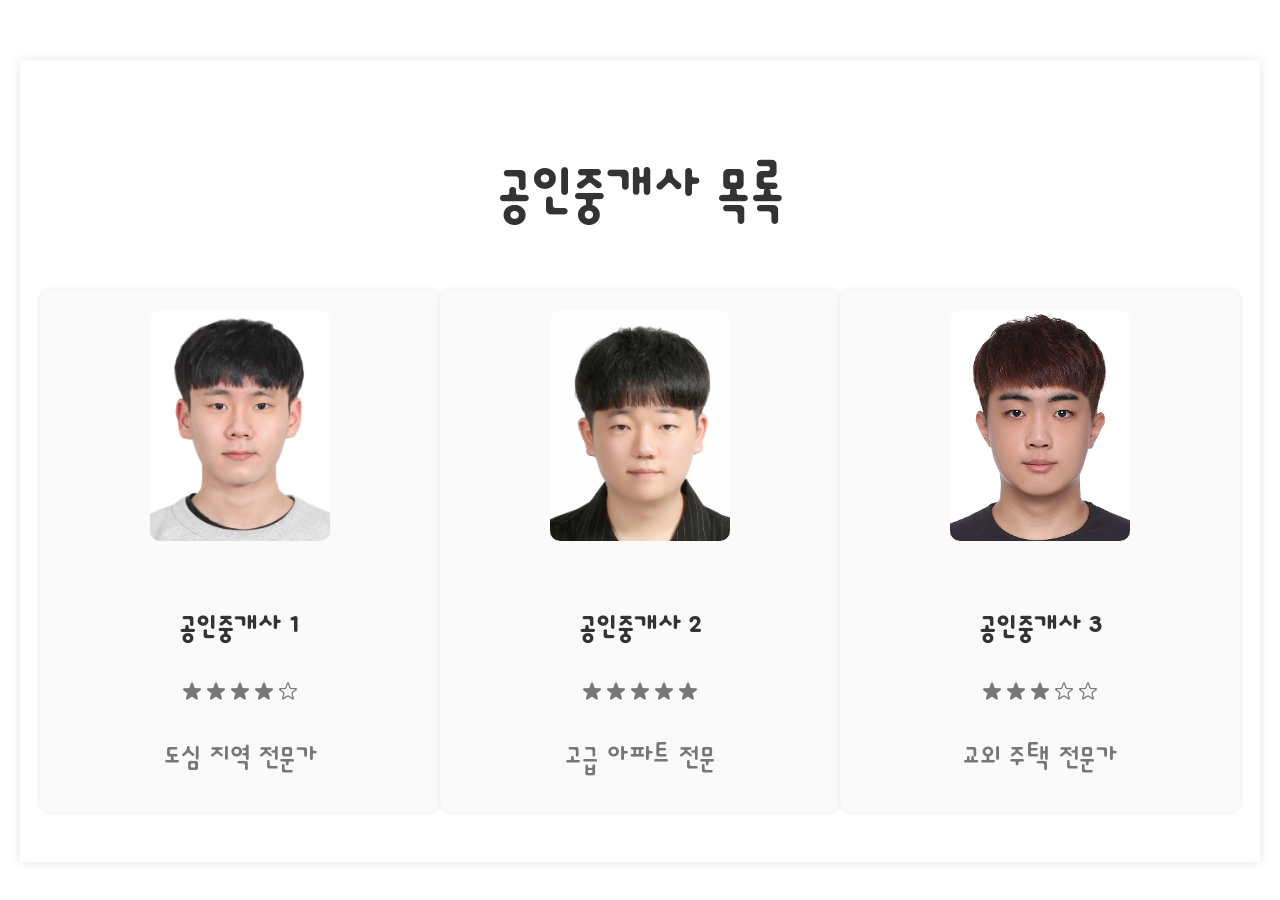
<file: index.html>
<!DOCTYPE html>
<html lang="ko">
<head>
    <meta charset="UTF-8">
    <meta name="viewport" content="width=device-width, initial-scale=1.0">
    <title>공인중개사 목록</title>
    <link rel="stylesheet" href="/Project.GongBang/css/main.css">
    <link rel="preconnect" href="https://fonts.googleapis.com">
    <link rel="preconnect" href="https://fonts.gstatic.com" crossorigin>
    <link href="https://fonts.googleapis.com/css2?family=Dongle&display=swap" rel="stylesheet">
</head>
<body>
    <div id="banner">
    </div>
    <div id="first_box_img">
        <script src="https://cdn.lordicon.com/lordicon.js"></script>
        <lord-icon
        src="https://cdn.lordicon.com/qeltvbrs.json"
        trigger="hover"
        stroke="bold"
        style="width:350px;height:250px">
    </lord-icon>
    </div>
    <div class="container">
        <h1>공인중개사 목록</h1>
        <div class="agent-list">
            <div class="agent">
                <a href="/Project.GongBang/html/junghyun/hyun_room.html">
                    <img src="/Project.GongBang/img/main/Junhyun.png" alt="공인중개사 1">
                    <div class="info">
                        <h2>공인중개사 1</h2>
                        <p>★★★★☆</p>
                        <p>도심 지역 전문가</p>
                    </div>
                </a>
            </div>
            <div class="agent">
                <a href="/Project.GongBang/html/teahwa/tae_room.html">
                    <img src="/Project.GongBang/img/main/Taehwa.png" alt="공인중개사 2">
                    <div class="info">
                        <h2>공인중개사 2</h2>
                        <p>★★★★★</p>
                        <p>고급 아파트 전문</p>
                    </div>
                </a>
            </div>
            <div class="agent">
                <a href="/Project.GongBang/html/wonhyuk/won_room.html">
                    <img src="/Project.GongBang/img/main/Wonhyuk.jpg" alt="공인중개사 3">
                    <div class="info">
                        <h2>공인중개사 3</h2>
                        <p>★★★☆☆</p>
                        <p>교외 주택 전문가</p>
                    </div>
                </a>
            </div>
        </div>
    </div>
</body>
</html>
</file>
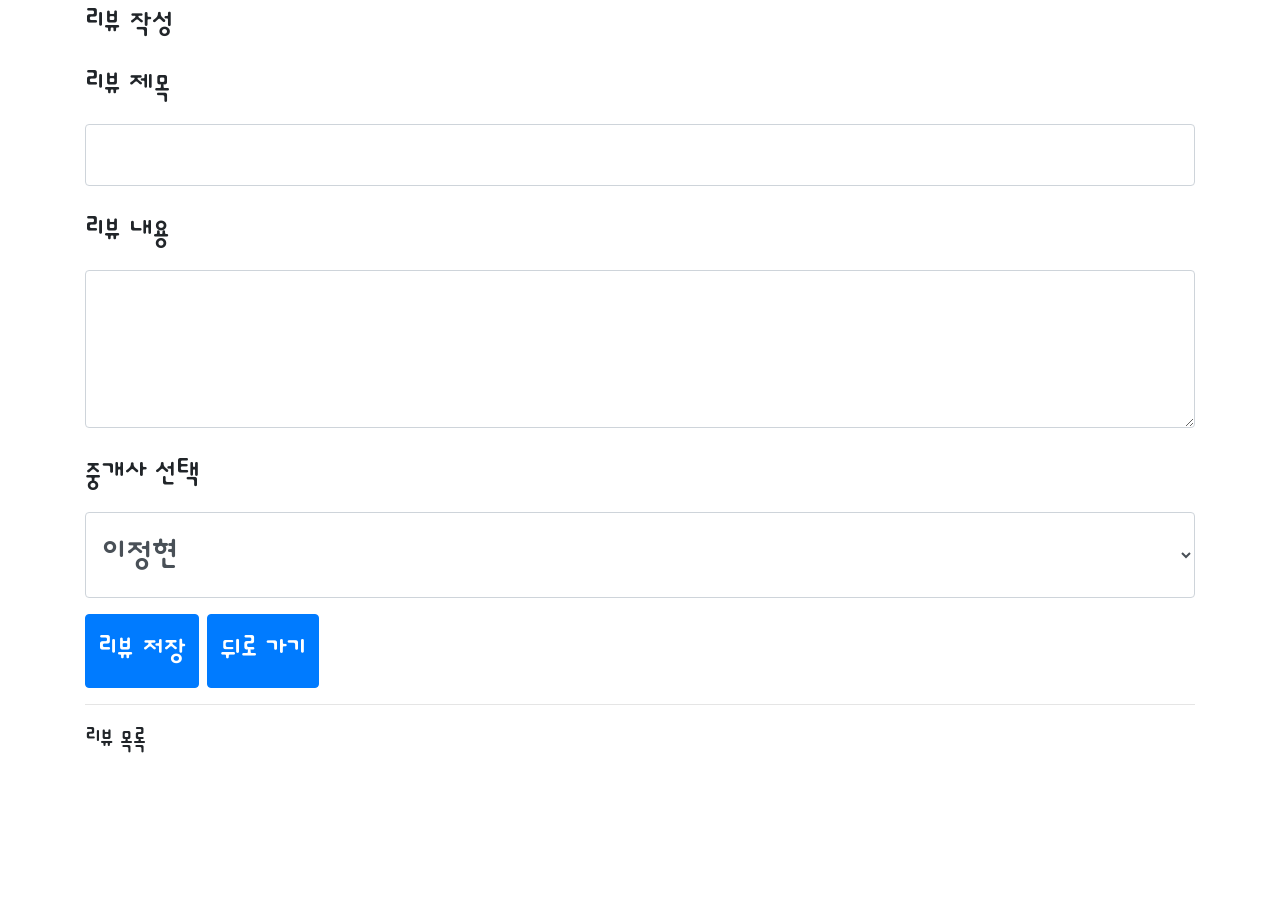
<file: Project.GongBang/html/review.html>
<!DOCTYPE html>
<html lang="ko">
<head>
    <meta charset="UTF-8">
    <meta name="viewport" content="width=device-width, initial-scale=1.0">
    <title>리뷰 페이지</title>
    <link rel="stylesheet" href="https://stackpath.bootstrapcdn.com/bootstrap/4.5.2/css/bootstrap.min.css">
    <link rel="preconnect" href="https://fonts.googleapis.com">
    <link rel="preconnect" href="https://fonts.gstatic.com" crossorigin>
    <link href="https://fonts.googleapis.com/css2?family=Dongle&display=swap" rel="stylesheet">
    <link rel="stylesheet" href="/Project.GongBang/css/review.css">
</head>
<body>
    <div class="container">
        <h1>리뷰 작성</h1>
        <form id="reviewForm">
            <div class="form-group">
                <label for="reviewTitle">리뷰 제목</label>
                <input type="text" class="form-control" id="reviewTitle" required>
            </div>
            <div class="form-group">
                <label for="reviewContent">리뷰 내용</label>
                <textarea class="form-control" id="reviewContent" rows="3" required></textarea>
            </div>
            <div class="form-group">
                <label for="agentSelect">중개사 선택</label>
                <select class="form-control" id="agentSelect" required>
                    <option value="이정현">이정현</option>
                    <option value="김태화">김태화</option>
                    <option value="최원혁">최원혁</option>
                </select>
            </div>
            <button type="submit" class="btn btn-primary">리뷰 저장</button>
            <button class="btn btn-primary" onclick="goback()">뒤로 가기</button>
        </form>
        <hr>
        <h2>리뷰 목록</h2>
        <div class="list-group" id="reviewList"></div>
    </div>

    <div class="modal fade" id="reviewModal" tabindex="-1" role="dialog" aria-labelledby="reviewModalLabel" aria-hidden="true">
        <div class="modal-dialog" role="document">
            <div class="modal-content">
                <div class="modal-header">
                    <h5 class="modal-title" id="reviewModalLabel">리뷰 제목</h5>
                    <button type="button" class="close" data-dismiss="modal" aria-label="Close">
                        <span aria-hidden="true">&times;</span>
                    </button>
                </div>
                <div class="modal-body">
                    <p id="modalReviewContent"></p>
                    <p class="text-muted" id="modalReviewAgent"></p>
                </div>
                <div class="modal-footer">
                    <button type="button" class="btn btn-secondary" data-dismiss="modal">닫기</button>
                </div>
            </div>
        </div>
    </div>

    <script src="https://code.jquery.com/jquery-3.3.1.slim.min.js"></script>
    <script src="https://stackpath.bootstrapcdn.com/bootstrap/4.3.1/js/bootstrap.min.js"></script>
    <script src="/Project.GongBang/js/review.js"></script>
</body>
</html>
</file>
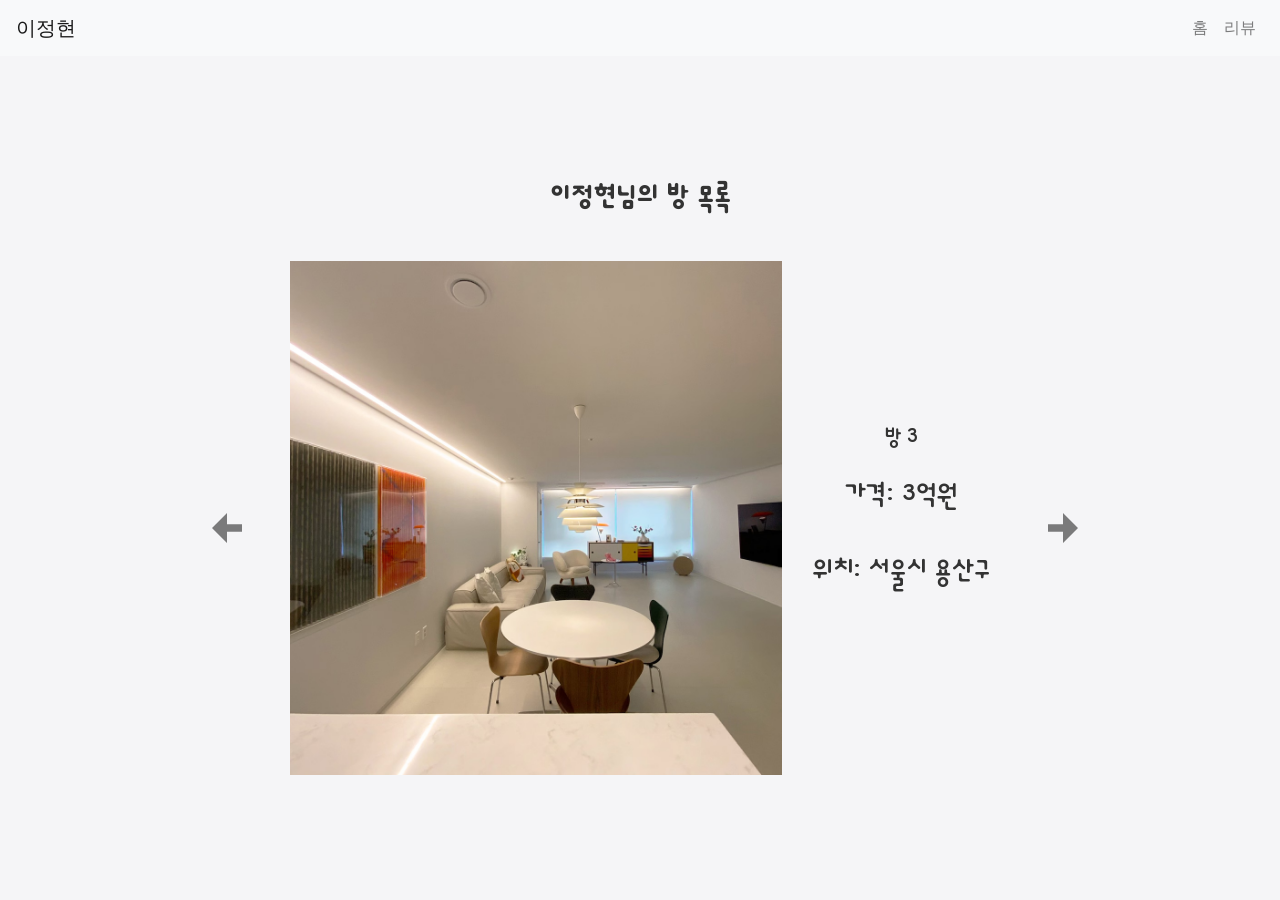
<file: Project.GongBang/html/junghyun/hyun_room.html>
<!DOCTYPE html>
<html lang="ko">
<head>
    <meta charset="UTF-8">
    <meta name="viewport" content="width=device-width, initial-scale=1.0">
    <title>이정현님의 방 목록</title>
    <link rel="stylesheet" href="https://stackpath.bootstrapcdn.com/bootstrap/4.5.2/css/bootstrap.min.css">
    <link rel="stylesheet" href="/Project.GongBang/css/agent.css">
    <link rel="preconnect" href="https://fonts.googleapis.com">
    <link rel="preconnect" href="https://fonts.gstatic.com" crossorigin>
    <link href="https://fonts.googleapis.com/css2?family=Dongle&display=swap" rel="stylesheet">
</head>
<body>
    <!-- Navbar -->
    <nav class="navbar navbar-expand-lg navbar-light bg-light">
        <a class="navbar-brand" href="#">이정현</a>
        <button class="navbar-toggler" type="button" data-toggle="collapse" data-target="#navbarNav" aria-controls="navbarNav" aria-expanded="false" aria-label="Toggle navigation">
            <span class="navbar-toggler-icon"></span>
        </button>
        <div class="collapse navbar-collapse" id="navbarNav">
            <ul class="navbar-nav ml-auto">
                <li class="nav-item">
                    <a class="nav-link" href="/index.html">홈</a>
                </li>
                <li class="nav-item">
                    <a class="nav-link" href="/Project.GongBang/html/review.html">리뷰</a>
                </li>
            </ul>
        </div>
    </nav>

    <!-- Main Content -->
    <div class="container mt-5">
        <h1>이정현님의 방 목록</h1>
        <div id="propertyCarousel" class="carousel slide" data-ride="carousel">
            <div class="carousel-inner">
                <div class="carousel-item active">
                    <div class="d-flex justify-content-center">
                        <img src="/Project.GongBang/img/room/hyun/room1.png" alt="방 1" data-toggle="modal" data-target="#roomModal" data-room="1">
                        <div class="room-text">
                            <h2>방 3</h2>
                            <p>가격: 3억원</p>
                            <p>위치: 서울시 용산구</p>
                        </div>
                    </div>
                </div>
                <div class="carousel-item">
                    <div class="d-flex justify-content-center">
                        <img src="/Project.GongBang/img/room/hyun/room2.png" alt="방 2" data-toggle="modal" data-target="#roomModal" data-room="2">
                        <div class="room-text">
                            <h2>방 4</h2>
                            <p>가격: 4억원</p>
                            <p>위치: 서울시 종로구</p>
                        </div>
                    </div>
                </div>
                <!-- 추가 방 목록... -->
            </div>
            <a class="carousel-control-prev" href="#propertyCarousel" role="button" data-slide="prev">
                <span class="carousel-control-prev-icon" aria-hidden="true"></span>
                <span class="sr-only">Previous</span>
            </a>
            <a class="carousel-control-next" href="#propertyCarousel" role="button" data-slide="next">
                <span class="carousel-control-next-icon" aria-hidden="true"></span>
                <span class="sr-only">Next</span>
            </a>
        </div>
    </div>

    <!-- Modal -->
    <div class="modal fade" id="roomModal" tabindex="-1" aria-labelledby="exampleModalLabel" aria-hidden="true">
        <div class="modal-dialog">
            <div class="modal-content">
                <div class="modal-header">
                    <h5 class="modal-title" id="exampleModalLabel">방 상세 정보</h5>
                    <button type="button" class="close" data-dismiss="modal" aria-label="Close">
                        <span aria-hidden="true">&times;</span>
                    </button>
                </div>
                <div class="modal-body">
                    <div id="modalImages" class="d-flex flex-wrap"></div>
                    <p id="modalDescription">추가적인 방 정보를 여기에 표시합니다.</p>
                </div>
                <div class="modal-footer">
                    <button type="button" class="btn btn-secondary" data-dismiss="modal">닫기</button>
                </div>
            </div>
        </div>
    </div>

    <script src="https://code.jquery.com/jquery-3.5.1.slim.min.js"></script>
    <script src="https://cdn.jsdelivr.net/npm/@popperjs/core@2.5.2/dist/umd/popper.min.js"></script>
    <script src="https://stackpath.bootstrapcdn.com/bootstrap/4.5.2/js/bootstrap.min.js"></script>
    <script src="/Project.GongBang/js/junghyun.js"></script>
</body>
</html>
</file>
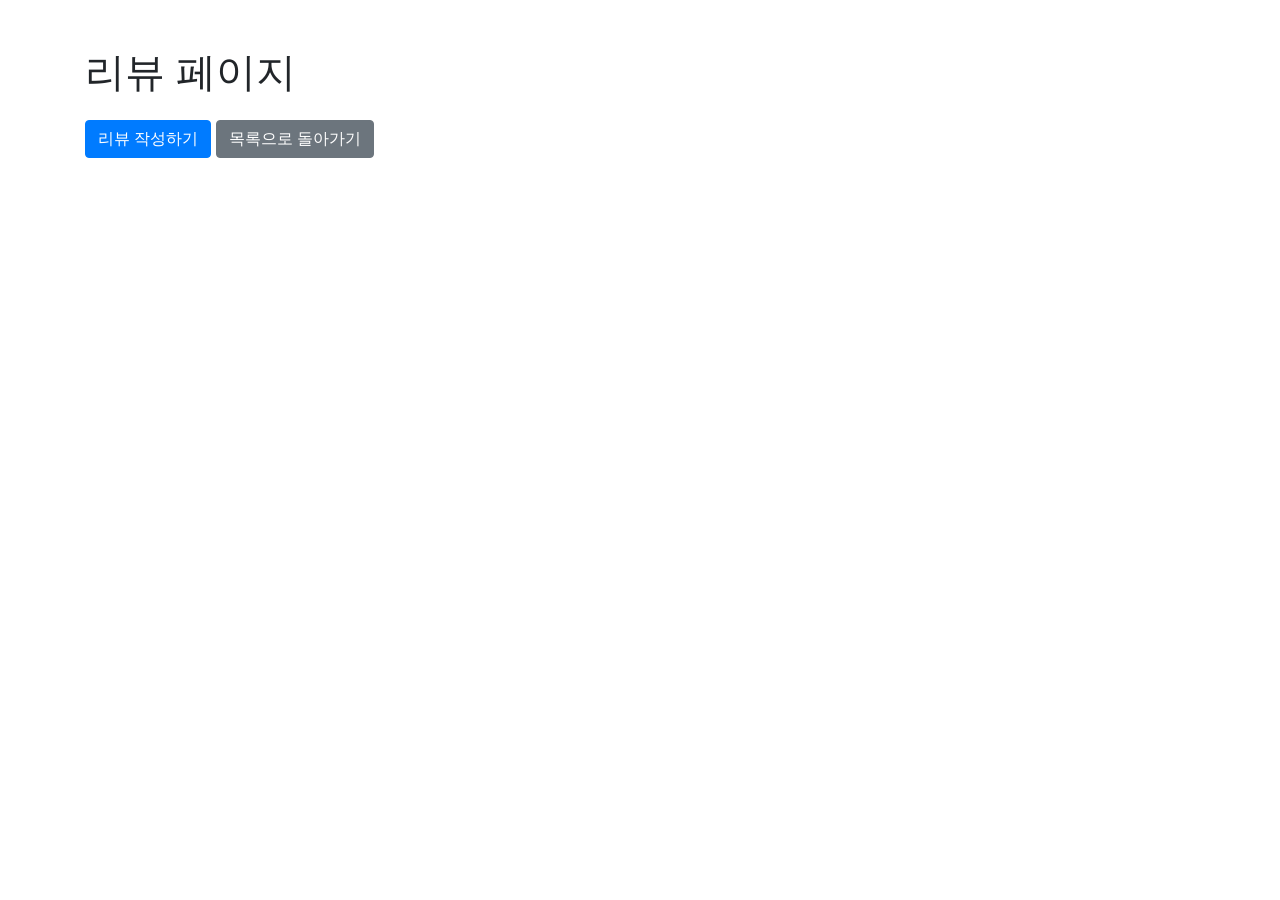
<file: Project.GongBang/html/junghyun/j_review.html>
<!DOCTYPE html>
<html lang="ko">
<head>
    <meta charset="UTF-8">
    <meta name="viewport" content="width=device-width, initial-scale=1.0">
    <title>리뷰 페이지</title>
    <link rel="stylesheet" href="https://stackpath.bootstrapcdn.com/bootstrap/4.5.2/css/bootstrap.min.css">
</head>
<body>
    <div class="container mt-5">
        <h1>리뷰 페이지</h1>
        <div class="list-group" id="reviewList">
            <!-- 리뷰 목록이 여기에 표시됩니다. -->
        </div>
        <button class="btn btn-primary mt-3" data-toggle="modal" data-target="#writeReviewModal">리뷰 작성하기</button>
        <a href="./hyun_room.html" class="btn btn-secondary mt-3">목록으로 돌아가기</a>
    </div>

    <!-- 리뷰 작성 모달 -->
    <div class="modal fade" id="writeReviewModal" tabindex="-1" aria-labelledby="writeReviewModalLabel" aria-hidden="true">
        <div class="modal-dialog">
            <div class="modal-content">
                <div class="modal-header">
                    <h5 class="modal-title" id="writeReviewModalLabel">리뷰 작성하기</h5>
                    <button type="button" class="close" data-dismiss="modal" aria-label="Close">
                        <span aria-hidden="true">&times;</span>
                    </button>
                </div>
                <div class="modal-body">
                    <form id="reviewForm">
                        <div class="form-group">
                            <label for="reviewTitle">제목</label>
                            <input type="text" class="form-control" id="reviewTitle" required>
                        </div>
                        <div class="form-group">
                            <label for="reviewContent">내용</label>
                            <textarea class="form-control" id="reviewContent" rows="3" required></textarea>
                        </div>
                        <button type="submit" class="btn btn-primary">저장하기</button>
                    </form>
                </div>
            </div>
        </div>
    </div>

    <script src="https://code.jquery.com/jquery-3.5.1.slim.min.js"></script>
    <script src="https://cdn.jsdelivr.net/npm/@popperjs/core@2.5.2/dist/umd/popper.min.js"></script>
    <script src="https://stackpath.bootstrapcdn.com/bootstrap/4.5.2/js/bootstrap.min.js"></script>
    <script>
        // 페이지 로드 시 로컬 저장소에서 리뷰를 불러오기
        document.addEventListener('DOMContentLoaded', function() {
            loadReviews();
        });

        // 리뷰 저장하기
        document.getElementById('reviewForm').addEventListener('submit', function(event) {
            event.preventDefault();
            const title = document.getElementById('reviewTitle').value;
            const content = document.getElementById('reviewContent').value;

            const reviews = JSON.parse(localStorage.getItem('reviews')) || [];
            const newReview = {
                id: 'reviewModal' + (reviews.length + 1),
                title: title,
                content: content
            };
            reviews.push(newReview);
            localStorage.setItem('reviews', JSON.stringify(reviews));

            addReviewToList(newReview);
            addReviewModal(newReview);

            $('#writeReviewModal').modal('hide');
            document.getElementById('reviewForm').reset();
        });

        // 리뷰 목록에 추가하기
        function addReviewToList(review) {
            const newReview = document.createElement('a');
            newReview.href = '#';
            newReview.classList.add('list-group-item', 'list-group-item-action');
            newReview.setAttribute('data-toggle', 'modal');
            newReview.setAttribute('data-target', `#${review.id}`);
            newReview.textContent = review.title;
            document.getElementById('reviewList').appendChild(newReview);
        }

        // 새로운 리뷰 모달 생성하기
        function addReviewModal(review) {
            const newReviewModal = `
                <div class="modal fade" id="${review.id}" tabindex="-1" aria-labelledby="${review.id}Label" aria-hidden="true">
                    <div class="modal-dialog">
                        <div class="modal-content">
                            <div class="modal-header">
                                <h5 class="modal-title" id="${review.id}Label">${review.title}</h5>
                                <button type="button" class="close" data-dismiss="modal" aria-label="Close">
                                    <span aria-hidden="true">&times;</span>
                                </button>
                            </div>
                            <div class="modal-body">
                                <p>${review.content}</p>
                            </div>
                            <div class="modal-footer">
                                <button type="button" class="btn btn-secondary" data-dismiss="modal">닫기</button>
                            </div>
                        </div>
                    </div>
                </div>
            `;
            document.body.insertAdjacentHTML('beforeend', newReviewModal);
        }

        // 로컬 저장소에서 리뷰 불러오기
        function loadReviews() {
            const reviews = JSON.parse(localStorage.getItem('reviews')) || [];
            reviews.forEach(review => {
                addReviewToList(review);
                addReviewModal(review);
            });
        }
    </script>
</body>
</html>
</file>
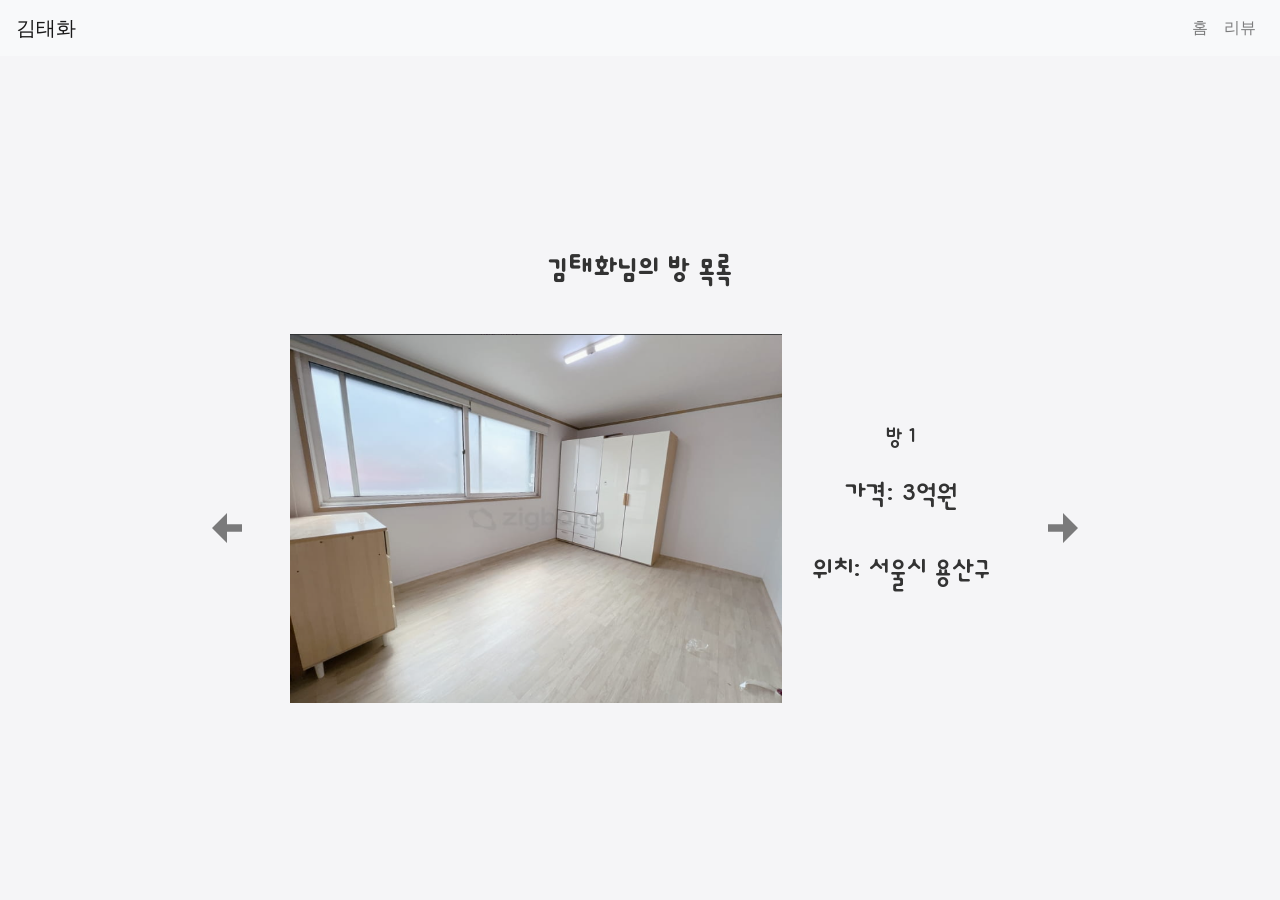
<file: Project.GongBang/html/teahwa/tae_room.html>
<!DOCTYPE html>
<html lang="ko">
<head>
    <meta charset="UTF-8">
    <meta name="viewport" content="width=device-width, initial-scale=1.0">
    <title>김태화님의 방 목록</title>
    <link rel="stylesheet" href="https://stackpath.bootstrapcdn.com/bootstrap/4.5.2/css/bootstrap.min.css">
    <link rel="stylesheet" href="/Project.GongBang/css/agent.css">
    <link rel="preconnect" href="https://fonts.googleapis.com">
    <link rel="preconnect" href="https://fonts.gstatic.com" crossorigin>
    <link href="https://fonts.googleapis.com/css2?family=Dongle&display=swap" rel="stylesheet">
</head>
<body>
   
    <nav class="navbar navbar-expand-lg navbar-light bg-light">
        <a class="navbar-brand" href="#">김태화</a>
        <button class="navbar-toggler" type="button" data-toggle="collapse" data-target="#navbarNav" aria-controls="navbarNav" aria-expanded="false" aria-label="Toggle navigation">
            <span class="navbar-toggler-icon"></span>
        </button>
        <div class="collapse navbar-collapse" id="navbarNav">
            <ul class="navbar-nav ml-auto">
                <li class="nav-item">
                    <a class="nav-link" href="/index.html">홈</a>
                </li>
                <li class="nav-item">
                    <a class="nav-link" href="/Project.GongBang/html/review.html">리뷰</a>
                </li>
            </ul>
        </div>
    </nav>

   
    <div class="container mt-5">
        <h1>김태화님의 방 목록</h1>
        <div id="propertyCarousel" class="carousel slide" data-ride="carousel">
            <div class="carousel-inner">
                <div class="carousel-item active">
                    <div class="d-flex justify-content-center">
                        <img src="/Project.GongBang/img/room/tae/room1.png" alt="방 1" data-toggle="modal" data-target="#roomModal" data-room="1">
                        <div class="room-text">
                            <h2>방 1</h2>
                            <p>가격: 3억원</p>
                            <p>위치: 서울시 용산구</p>
                        </div>
                    </div>
                </div>
                <div class="carousel-item ">
                    <div class="d-flex justify-content-center">
                        <img src="/Project.GongBang/img/room/tae/room2.png" alt="방 2" data-toggle="modal" data-target="#roomModal" data-room="2">
                        <div class="room-text">
                            <h2>방 2</h2>
                            <p>가격: 4억원</p>
                            <p>위치: 서울시 종로구</p>
                        </div>
                    </div>
                </div>
                
            </div>
            <a class="carousel-control-prev" href="#propertyCarousel" role="button" data-slide="prev">
                <span class="carousel-control-prev-icon" aria-hidden="true"></span>
                <span class="sr-only">Previous</span>
            </a>
            <a class="carousel-control-next" href="#propertyCarousel" role="button" data-slide="next">
                <span class="carousel-control-next-icon" aria-hidden="true"></span>
                <span class="sr-only">Next</span>
            </a>
        </div>
    </div>

   
    <div class="modal fade" id="roomModal" tabindex="-1" aria-labelledby="exampleModalLabel" aria-hidden="true">
        <div class="modal-dialog">
            <div class="modal-content">
                <div class="modal-header">
                    <h5 class="modal-title" id="exampleModalLabel">방 상세 정보</h5>
                    <button type="button" class="close" data-dismiss="modal" aria-label="Close">
                        <span aria-hidden="true">&times;</span>
                    </button>
                </div>
                <div class="modal-body">
                    <div id="modalImages" class="d-flex flex-wrap"></div>
                    <p id="modalDescription">방 상세 정보</p>
                </div>
                <div class="modal-footer">
                    <button type="button" class="btn btn-secondary" data-dismiss="modal">닫기</button>
                </div>
            </div>
        </div>
    </div>

    <script src="https://code.jquery.com/jquery-3.5.1.slim.min.js"></script>
    <script src="https://cdn.jsdelivr.net/npm/@popperjs/core@2.5.2/dist/umd/popper.min.js"></script>
    <script src="https://stackpath.bootstrapcdn.com/bootstrap/4.5.2/js/bootstrap.min.js"></script>
    <script src="/Project.GongBang/js/teahwa.js"></script>
</body>
</html>
</file>
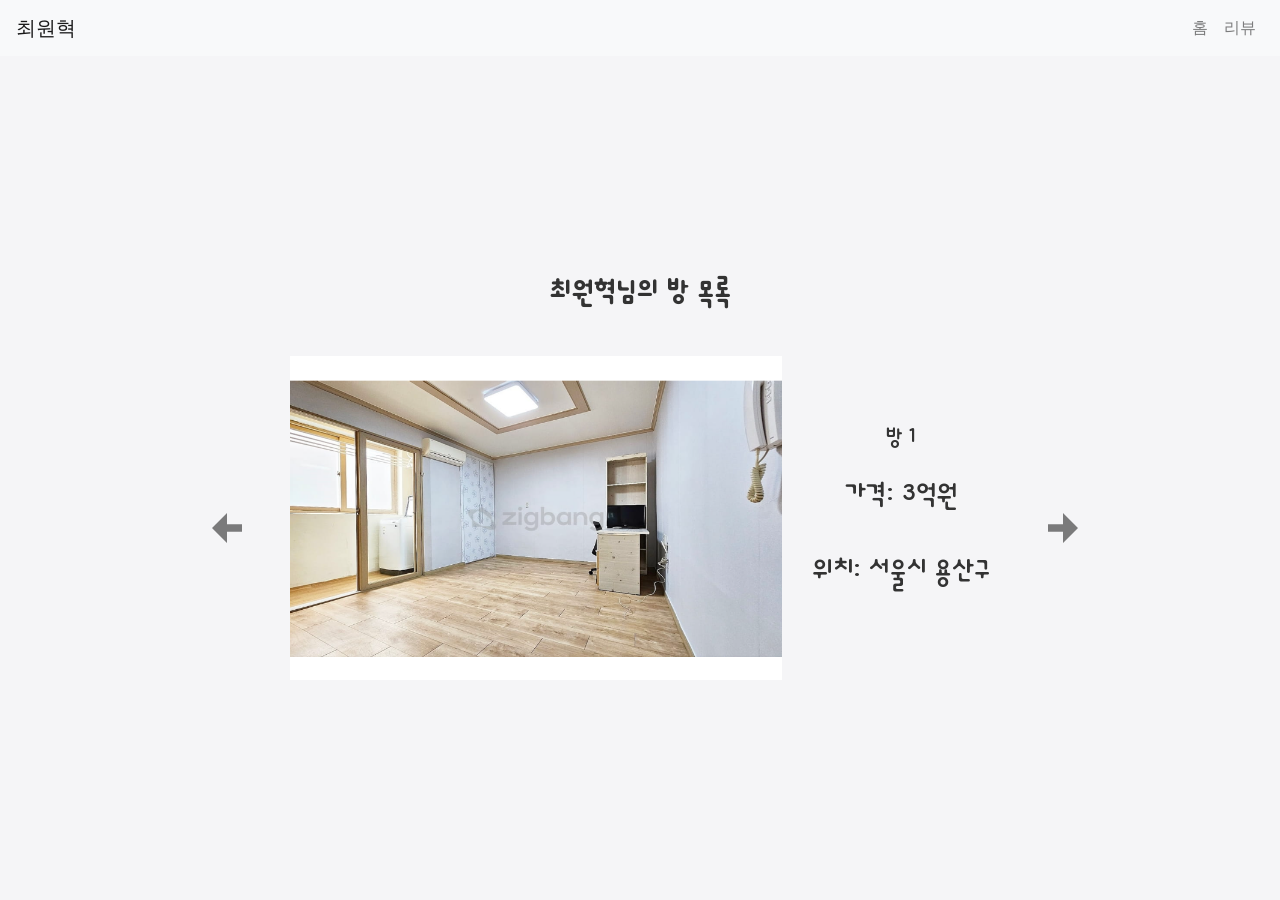
<file: Project.GongBang/html/wonhyuk/won_room.html>
<!DOCTYPE html>
<html lang="ko">
<head>
    <meta charset="UTF-8">
    <meta name="viewport" content="width=device-width, initial-scale=1.0">
    <title>최원혁님의 방 목록</title>
    <link rel="stylesheet" href="https://stackpath.bootstrapcdn.com/bootstrap/4.5.2/css/bootstrap.min.css">
    <link rel="stylesheet" href="/Project.GongBang/css/agent.css">
    <link rel="preconnect" href="https://fonts.googleapis.com">
    <link rel="preconnect" href="https://fonts.gstatic.com" crossorigin>
    <link href="https://fonts.googleapis.com/css2?family=Dongle&display=swap" rel="stylesheet">
</head>
<body>
    <!-- Navbar -->
    <nav class="navbar navbar-expand-lg navbar-light bg-light">
        <a class="navbar-brand" href="#">최원혁</a>
        <button class="navbar-toggler" type="button" data-toggle="collapse" data-target="#navbarNav" aria-controls="navbarNav" aria-expanded="false" aria-label="Toggle navigation">
            <span class="navbar-toggler-icon"></span>
        </button>
        <div class="collapse navbar-collapse" id="navbarNav">
            <ul class="navbar-nav ml-auto">
                <li class="nav-item">
                    <a class="nav-link" href="/index.html">홈</a>
                </li>
                <li class="nav-item">
                    <a class="nav-link" href="/Project.GongBang/html/review.html">리뷰</a>
                </li>
            </ul>
        </div>
    </nav>

    <!-- Main Content -->
    <div class="container mt-5">
        <h1>최원혁님의 방 목록</h1>
        <div id="propertyCarousel" class="carousel slide" data-ride="carousel">
            <div class="carousel-inner">
                <div class="carousel-item active">
                    <div class="d-flex justify-content-center">
                        <img src="/Project.GongBang/img/room/won/room1.png" alt="방 1" data-toggle="modal" data-target="#roomModal" data-room="1">
                        <div class="room-text">
                            <h2>방 1</h2>
                            <p>가격: 3억원</p>
                            <p>위치: 서울시 용산구</p>
                        </div>
                    </div>
                </div>
                <div class="carousel-item">
                    <div class="d-flex justify-content-center">
                        <img src="/Project.GongBang/img/room/won/room2.png" alt="방 2" data-toggle="modal" data-target="#roomModal" data-room="2">
                        <div class="room-text">
                            <h2>방 2</h2>
                            <p>가격: 4억원</p>
                            <p>위치: 서울시 종로구</p>
                        </div>
                    </div>
                </div>
                <!-- 추가 방 목록... -->
            </div>
            <a class="carousel-control-prev" href="#propertyCarousel" role="button" data-slide="prev">
                <span class="carousel-control-prev-icon" aria-hidden="true"></span>
                <span class="sr-only">Previous</span>
            </a>
            <a class="carousel-control-next" href="#propertyCarousel" role="button" data-slide="next">
                <span class="carousel-control-next-icon" aria-hidden="true"></span>
                <span class="sr-only">Next</span>
            </a>
        </div>
    </div>

    <!-- Modal -->
    <div class="modal fade" id="roomModal" tabindex="-1" aria-labelledby="exampleModalLabel" aria-hidden="true">
        <div class="modal-dialog">
            <div class="modal-content">
                <div class="modal-header">
                    <h5 class="modal-title" id="exampleModalLabel">방 상세 정보</h5>
                    <button type="button" class="close" data-dismiss="modal" aria-label="Close">
                        <span aria-hidden="true">&times;</span>
                    </button>
                </div>
                <div class="modal-body">
                    <div id="modalImages" class="d-flex flex-wrap"></div>
                    <p id="modalDescription">추가적인 방 정보를 여기에 표시합니다.</p>
                </div>
                <div class="modal-footer">
                    <button type="button" class="btn btn-secondary" data-dismiss="modal">닫기</button>
                </div>
            </div>
        </div>
    </div>

    <script src="https://code.jquery.com/jquery-3.5.1.slim.min.js"></script>
    <script src="https://cdn.jsdelivr.net/npm/@popperjs/core@2.5.2/dist/umd/popper.min.js"></script>
    <script src="https://stackpath.bootstrapcdn.com/bootstrap/4.5.2/js/bootstrap.min.js"></script>
    <script src="/Project.GongBang/js/wonhyuk.js"></script>
</body>
</html>
</file>
<file: Project.GongBang/css/main.css>
body {
    font-family: Arial, sans-serif;
    margin: 0;
    padding: 0;
    background-size: cover;
}

.container {
    /* 폰트 지정 */
    font-family: "Dongle", sans-serif;
    font-size: 40px;
    font-weight: 400;
    font-style: normal;
    max-width: 1200px;
    margin: 20px auto;
    padding: 20px;
    background-color: rgba(255, 255, 255, 0.8); /* Make the background slightly transparent */
    box-shadow: 0 0 10px rgba(0, 0, 0, 0.1);
}

.container h1 {
    text-align: center;
    color: #333333;
    margin-bottom: 40px;
}

.agent-list {
    display: flex;
    justify-content: space-around;
    flex-wrap: wrap;
}

.agent {
    width: 30%;
    margin-bottom: 30px;
    text-align: center;
    background-color: #fafafa;
    padding: 20px;
    border-radius: 10px;
    box-shadow: 0 0 5px rgba(0, 0, 0, 0.1);
    transition: transform 0.3s;
}

.agent:hover {
    transform: translateY(-30px);
}

.agent img {
    width: 50%;
    height: auto;
    border-radius: 10px;
}

.info {
    margin-top: 20px;
}

.info h2 {
    font-size: 40px;
    color: #333333;
    margin-bottom: 10px;
}

.info p {
    font-size: 40px;
    color: #777777;
    margin: 5px 0;
}

u, a {
    text-decoration: none;
}

#first_box_img {
    text-align: center;
    margin: 20px 0;
    background-color: rgba(255, 255, 255, 0.8); /* 배경을 약간 투명하게 설정 */
    padding: 10px;
    border-radius: 10px;
}

.room-text {
    margin-left: 20px;
}

img {
    max-width: 300px;
    height: auto;
}

#modalImages img {
    max-width: 100%;
    height: auto;
    margin-bottom: 10px;
}
</file>
<file: Project.GongBang/css/review.css>
body, h1, .modal-title, .btn {
    font-family: 'Dongle', sans-serif;
    font-size: 40px;
    font-weight: 400;
    font-style: normal;
}

select.form-control {

    font-size: 1.2em;
}
input#reviewTitle, textarea#reviewContent {
    font-size: 0.8em; 
}
</file>
<file: Project.GongBang/css/agent.css>
body {
    font-family: -apple-system, BlinkMacSystemFont, "Segoe UI", Roboto, "Helvetica Neue", Arial, sans-serif;
    display: flex;
    flex-direction: column;
    justify-content: center;
    align-items: center;
    min-height: 100vh;
    margin: 0;
    background-color: #f5f5f7;
    background-size: cover;
    color: #333;
}

.container {
    font-family: "Dongle", sans-serif;
    font-size: 40px;
    font-weight: 400;
    font-style: normal;
    
    text-align: center;
    width: 80%;
    max-width: 1200px;
    padding: 20px;
    margin-top: 80px; 
}

h1 {
    font-size: 2.5rem;
    font-weight: 600;
    margin-bottom: 40px;
}

.agent-list, .property-list {
    display: flex;
    justify-content: space-between;
    flex-wrap: wrap;
    gap: 20px;
}

.agent, .property {
    background-color: #fff;
    border-radius: 10px;
    box-shadow: 0 2px 15px rgba(0, 0, 0, 0.1);
    overflow: hidden;
    transition: transform 0.3s ease, box-shadow 0.3s ease;
    cursor: pointer;
    width: 30%;
}

.agent img, .property img {
    width: 100%;
    height: auto;
    border-bottom: 1px solid #eee;
}

.info {
    padding: 20px;
}

.agent h2, .property h2 {
    font-size: 1.5rem;
    font-weight: 600;
    margin: 10px 0;
}

.agent p, .property p {
    margin: 5px 0;
    color: #666;
}

.agent:hover, .property:hover {
    transform: translateY(-5px);
    box-shadow: 0 4px 20px rgba(0, 0, 0, 0.2);
}

.back-button {
    display: inline-block;
    margin-top: 20px;
    padding: 10px 20px;
    background-color: #007aff;
    color: #fff;
    text-decoration: none;
    border-radius: 5px;
    transition: background-color 0.3s ease;
}

.back-button:hover {
    background-color: #005bb5;
}

.carousel-control-prev-icon,
.carousel-control-next-icon {
    background-image: none;
}

.carousel-control-prev-icon::after,
.carousel-control-next-icon::after {
    content: '';
    display: inline-block;
    width: 30px;
    height: 30px;
    background-color: black;
    mask-size: contain;
    mask-repeat: no-repeat;
}

.carousel-control-prev-icon::after {
    mask-image: url('data:image/svg+xml;charset=UTF-8,<svg xmlns="http://www.w3.org/2000/svg" viewBox="0 0 8 8" fill="%23fff"><path d="M0 4l4-4v3h4v2h-4v3z" /></svg>');
}

.carousel-control-next-icon::after {
    mask-image: url('data:image/svg+xml;charset=UTF-8,<svg xmlns="http://www.w3.org/2000/svg" viewBox="0 0 8 8" fill="%23fff"><path d="M8 4l-4 4v-3h-4v-2h4v-3z" /></svg>');
}

.navbar {
    width: 100%;
    position: fixed;
    top: 0;
    z-index: 1000;
}

/* Add rounded corners to images */
.rounded-img {
    border-radius: 10px;
}

.img-fluid{
    
    padding: 10px;
}

.carousel-item img{
    width: 50%;
    height: auto;
}
.room-text{
    padding-left: 30px;
    display: flex;
    flex-direction: column;
    justify-content: center;
}
</file>
